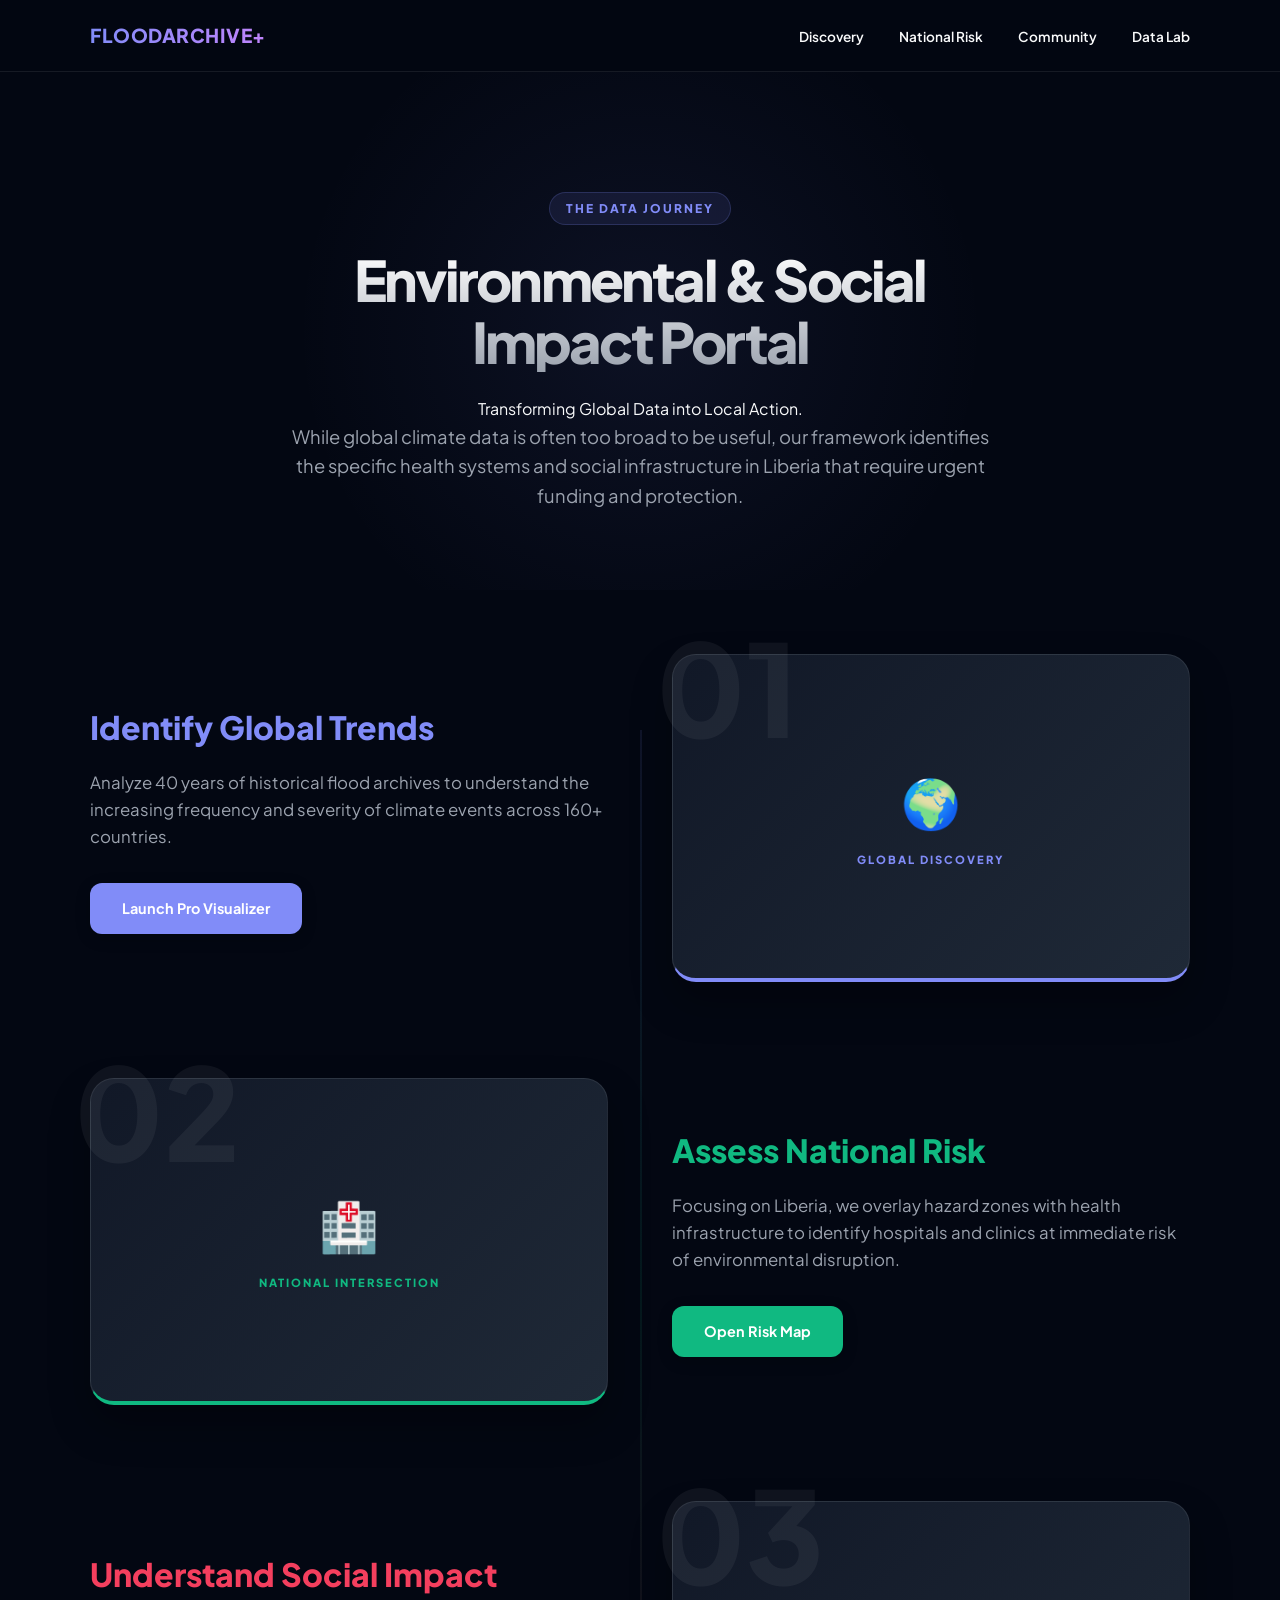
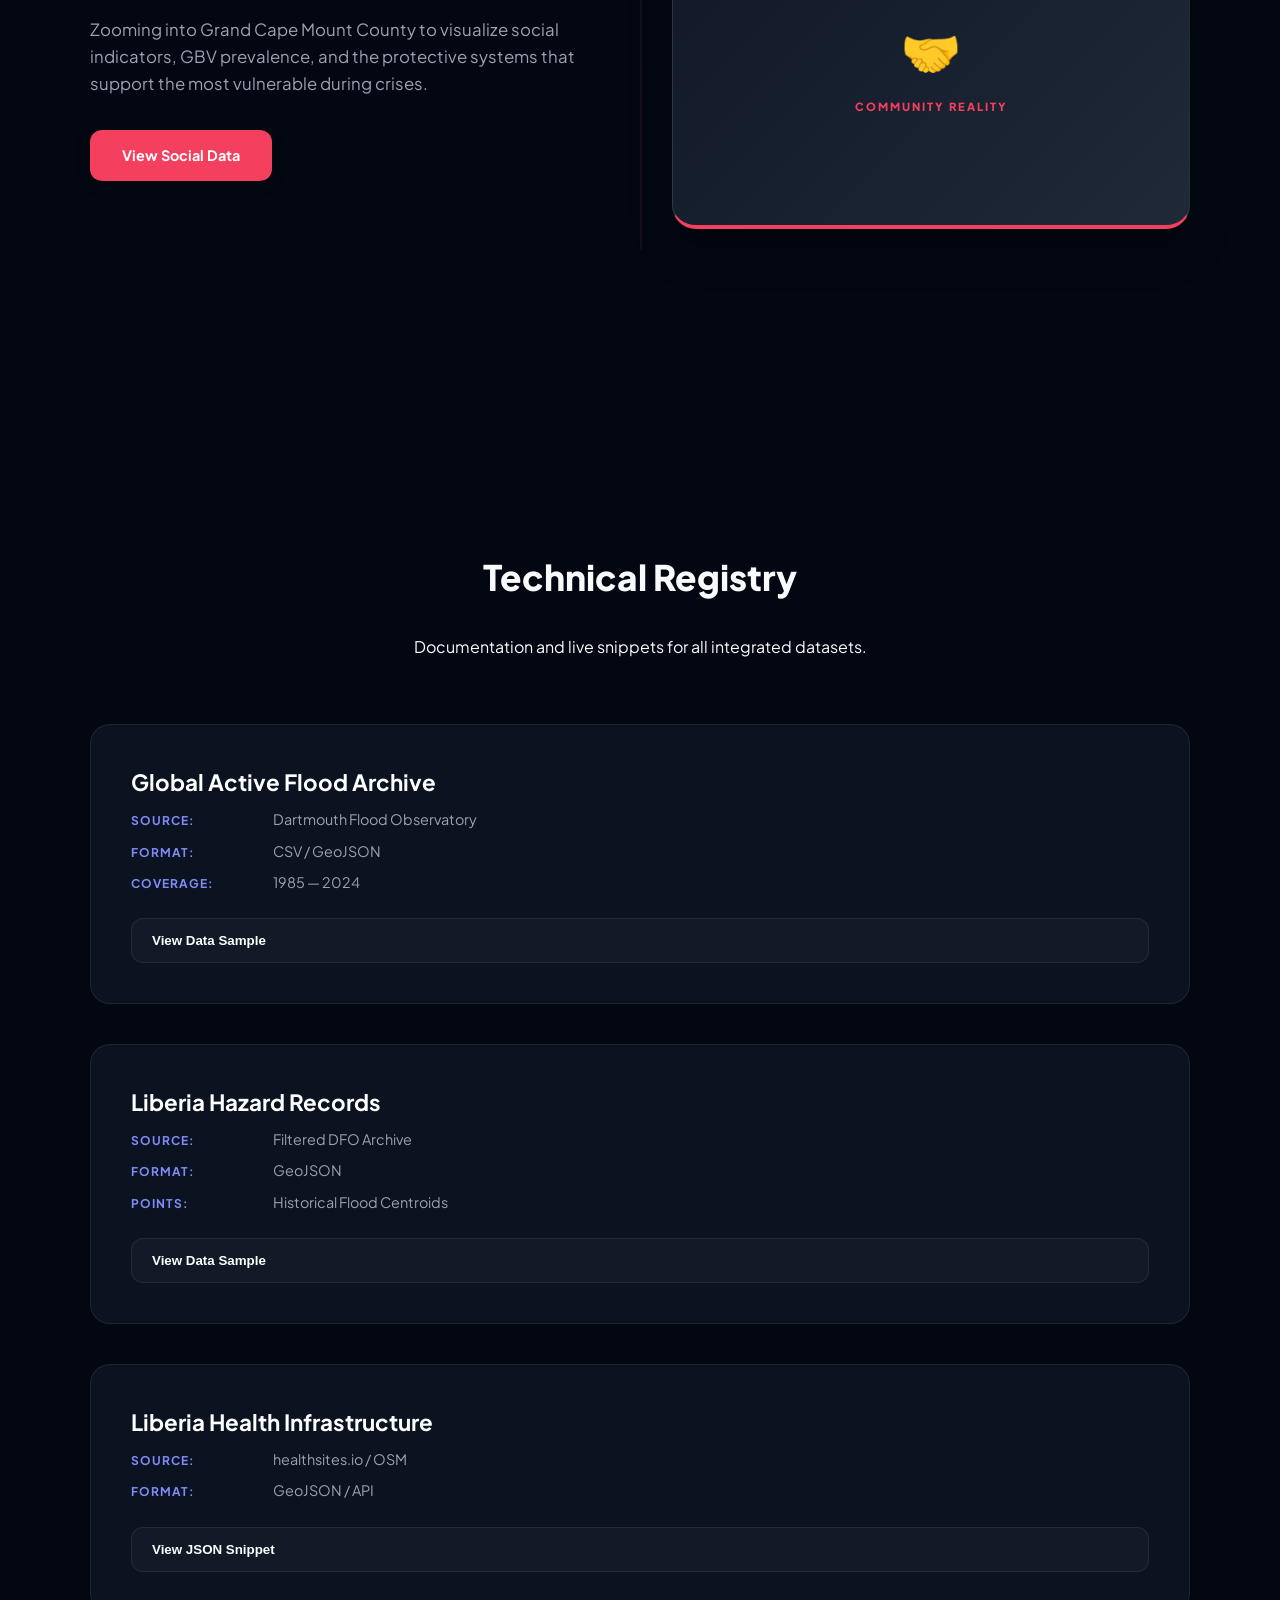
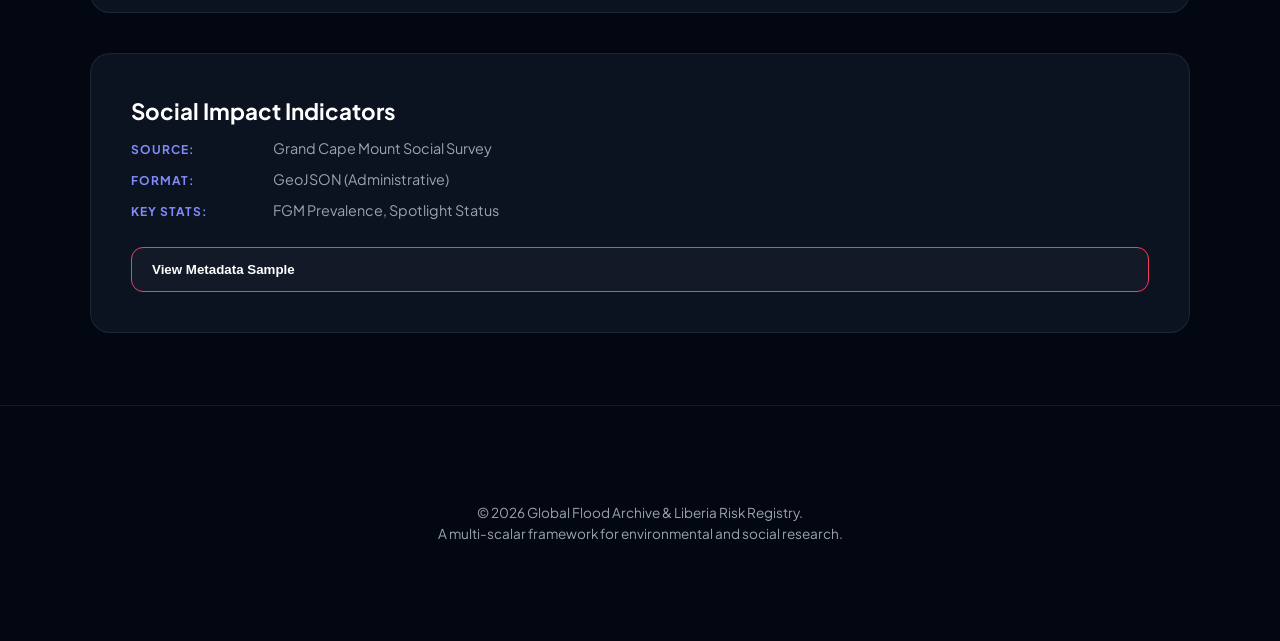
<file: index.html>
<!DOCTYPE html>
<html lang="en">
<head>
    <!-- Narrative Update: 2026-04-17 -->
    <meta charset="UTF-8">
    <meta name="viewport" content="width=device-width, initial-scale=1.0">
    <title>Global to Local | Environmental & Social Impact Portal</title>
    <link href="https://fonts.googleapis.com/css2?family=Plus+Jakarta+Sans:wght@400;500;600;700;800&display=swap" rel="stylesheet">
    <style>
        :root {
            --bg: #030712;
            --card: #111827;
            --border: rgba(255, 255, 255, 0.08);
            --accent-pro: #818cf8;
            --accent-health: #10b981;
            --accent-social: #f43f5e;
            --text-primary: #f9fafb;
            --text-secondary: #9ca3af;
        }
        body { font-family: 'Plus Jakarta Sans', sans-serif; margin: 0; background: var(--bg); color: var(--text-primary); line-height: 1.6; display: flex; flex-direction: column; min-height: 100vh; }
        
        nav { background: rgba(3, 7, 18, 0.8); backdrop-filter: blur(15px); padding: 1.25rem 0; position: sticky; top: 0; z-index: 1000; border-bottom: 1px solid var(--border); }
        nav .container { max-width: 1100px; margin: auto; display: flex; justify-content: space-between; align-items: center; padding: 0 2rem; }
        .logo { font-weight: 800; font-size: 1.2rem; letter-spacing: 0.5px; background: linear-gradient(to right, #818cf8, #c084fc); -webkit-background-clip: text; -webkit-text-fill-color: transparent; }
        nav a { color: var(--text-primary); text-decoration: none; margin-left: 2rem; font-weight: 600; font-size: 0.85rem; transition: color 0.3s; }
        nav a:hover { color: var(--accent-pro); }

        .hero { padding: 120px 2rem 80px; text-align: center; background: radial-gradient(circle at 50% 50%, rgba(129, 140, 248, 0.08) 0%, transparent 50%); }
        .hero .branding { background: rgba(129, 140, 248, 0.1); color: var(--accent-pro); padding: 6px 16px; border-radius: 99px; font-weight: 800; font-size: 0.75rem; text-transform: uppercase; letter-spacing: 2px; margin-bottom: 1.5rem; display: inline-block; border: 1px solid rgba(129, 140, 248, 0.2); }
        .hero h1 { font-size: 3.5rem; font-weight: 800; margin: 0 0 1.5rem; letter-spacing: -0.05em; line-height: 1.1; background: linear-gradient(to bottom, #fff, #9ca3af); -webkit-background-clip: text; -webkit-text-fill-color: transparent; }
        .hero p { max-width: 700px; margin: auto; font-size: 1.15rem; color: var(--text-secondary); }

        .container { max-width: 1100px; margin: auto; padding: 2rem; }
        
        /* Narrative Journey Layout */
        .journey-section { position: relative; padding: 4rem 0; }
        .journey-step { display: grid; grid-template-columns: 1fr 1fr; gap: 4rem; align-items: center; margin-bottom: 6rem; position: relative; }
        .journey-step:nth-child(even) { direction: rtl; }
        .journey-step:nth-child(even) .step-content { direction: ltr; }

        .step-visual { position: relative; }
        .step-number { font-size: 8rem; font-weight: 900; position: absolute; top: -2rem; left: -1rem; opacity: 0.05; color: #fff; line-height: 1; }
        .step-graphic { background: linear-gradient(135deg, var(--card), #1f2937); border-radius: 24px; aspect-ratio: 16/10; border: 1px solid var(--border); box-shadow: 0 20px 40px rgba(0,0,0,0.3); display: flex; align-items: center; justify-content: center; overflow: hidden; }
        
        /* Specific Graphic Icons */
        .step-graphic i { font-size: 4rem; filter: drop-shadow(0 0 15px rgba(255,255,255,0.2)); }
        .g-pro { border-bottom: 4px solid var(--accent-pro); }
        .g-health { border-bottom: 4px solid var(--accent-health); }
        .g-social { border-bottom: 4px solid var(--accent-social); }

        .step-content h2 { font-size: 2rem; font-weight: 800; margin: 0 0 1rem; }
        .step-content p { font-size: 1.05rem; color: var(--text-secondary); margin-bottom: 2rem; }
        
        .btn { display: inline-block; color: #fff; text-decoration: none; padding: 14px 32px; border-radius: 12px; font-weight: 700; font-size: 0.9rem; transition: all 0.3s; box-shadow: 0 4px 15px rgba(0,0,0,0.2); }
        .btn-pro { background: var(--accent-pro); }
        .btn-health { background: var(--accent-health); }
        .btn-social { background: var(--accent-social); }
        .btn:hover { transform: translateY(-2px); filter: brightness(1.1); }

        /* Connective line */
        .journey-line { position: absolute; left: 50%; top: 10%; bottom: 10%; width: 2px; background: linear-gradient(to bottom, var(--accent-pro), var(--accent-health), var(--accent-social)); opacity: 0.1; z-index: -1; display: none; }
        @media (min-width: 1024px) { .journey-line { display: block; } }
        @media (max-width: 900px) { .journey-step { grid-template-columns: 1fr; gap: 2rem; text-align: center; margin-bottom: 4rem; } .journey-step:nth-child(even) { direction: ltr; } }

        /* Metadata Section */
        .section-header { margin: 8rem 0 4rem; text-align: center; }
        .section-header h2 { font-size: 2.2rem; font-weight: 800; }
        
        .dataset-card { background: #0b1220; border-radius: 20px; border: 1px solid var(--border); padding: 2.5rem; margin-bottom: 2.5rem; }
        .dataset-meta { margin-bottom: 1.5rem; display: flex; flex-direction: column; gap: 8px; }
        .dataset-meta h3 { color: #fff; font-size: 1.4rem; margin: 0; }
        .dataset-meta div { font-size: 0.9rem; color: var(--text-secondary); }
        .dataset-meta b { color: var(--accent-pro); width: 140px; display: inline-block; text-transform: uppercase; font-size: 0.75rem; letter-spacing: 1px; }
        
        .acc-btn { width: 100%; text-align: left; background: rgba(255,255,255,0.03); border: 1px solid var(--border); color: #fff; padding: 14px 20px; border-radius: 12px; font-weight: 700; cursor: pointer; transition: 0.3s; }
        .acc-btn:hover { background: rgba(255,255,255,0.06); }
        .acc-panel { max-height: 0; overflow: hidden; transition: 0.4s ease; background: #010409; border-radius: 0 0 12px 12px; }
        
        .table-preview { width: 100%; border-collapse: collapse; font-family: monospace; font-size: 0.8rem; }
        .table-preview th { text-align: left; padding: 12px; color: var(--accent-pro); background: rgba(129,140,248,0.05); }
        .table-preview td { padding: 12px; border-bottom: 1px solid rgba(255,255,255,0.03); color: #c9d1d9; }
        pre { padding: 1.5rem; margin: 0; color: #c9d1d9; font-size: 0.8rem; overflow-x: auto; }

        footer { padding: 6rem 2rem; text-align: center; color: var(--text-secondary); font-size: 0.85rem; border-top: 1px solid var(--border); margin-top: auto; }
    </style>
</head>
<body>

    <nav>
        <div class="container">
            <div class="logo">FLOODARCHIVE+</div>
            <div class="nav-links">
                <a href="pro-visualizer.html">Discovery</a>
                <a href="liberia.html">National Risk</a>
                <a href="gbv_map.html">Community</a>
                <a href="uploader.html">Data Lab</a>
            </div>
        </div>
    </nav>

    <main class="site-main">
        <div class="hero">
            <span class="branding">The Data Journey</span>
            <h1>Environmental & Social<br>Impact Portal</h1>
            <span class="tagline">Transforming Global Data into Local Action.</span>
            <p>While global climate data is often too broad to be useful, our framework identifies the specific health systems and social infrastructure in Liberia that require urgent funding and protection.</p>
        </div>

        <div class="container journey-section">
            <div class="journey-line"></div>

            <!-- STEP 1 -->
            <div class="journey-step">
                <div class="step-visual">
                    <div class="step-number">01</div>
                    <div class="step-graphic g-pro">
                        <div style="text-align:center">
                            <div style="font-size:3rem; margin-bottom:10px">🌍</div>
                            <div style="font-size:0.7rem; font-weight:800; letter-spacing:2px; color:var(--accent-pro)">GLOBAL DISCOVERY</div>
                        </div>
                    </div>
                </div>
                <div class="step-content">
                    <h2 style="color:var(--accent-pro)">Identify Global Trends</h2>
                    <p>Analyze 40 years of historical flood archives to understand the increasing frequency and severity of climate events across 160+ countries.</p>
                    <a href="pro-visualizer.html" class="btn btn-pro">Launch Pro Visualizer</a>
                </div>
            </div>

            <!-- STEP 2 -->
            <div class="journey-step">
                <div class="step-visual">
                    <div class="step-number">02</div>
                    <div class="step-graphic g-health">
                        <div style="text-align:center">
                            <div style="font-size:3rem; margin-bottom:10px">🏥</div>
                            <div style="font-size:0.7rem; font-weight:800; letter-spacing:2px; color:var(--accent-health)">NATIONAL INTERSECTION</div>
                        </div>
                    </div>
                </div>
                <div class="step-content">
                    <h2 style="color:var(--accent-health)">Assess National Risk</h2>
                    <p>Focusing on Liberia, we overlay hazard zones with health infrastructure to identify hospitals and clinics at immediate risk of environmental disruption.</p>
                    <a href="liberia.html" class="btn btn-health">Open Risk Map</a>
                </div>
            </div>

            <!-- STEP 3 -->
            <div class="journey-step">
                <div class="step-visual">
                    <div class="step-number">03</div>
                    <div class="step-graphic g-social">
                        <div style="text-align:center">
                            <div style="font-size:3rem; margin-bottom:10px">🤝</div>
                            <div style="font-size:0.7rem; font-weight:800; letter-spacing:2px; color:var(--accent-social)">COMMUNITY REALITY</div>
                        </div>
                    </div>
                </div>
                <div class="step-content">
                    <h2 style="color:var(--accent-social)">Understand Social Impact</h2>
                    <p>Zooming into Grand Cape Mount County to visualize social indicators, GBV prevalence, and the protective systems that support the most vulnerable during crises.</p>
                    <a href="gbv_map.html" class="btn btn-social">View Social Data</a>
                </div>
            </div>
        </div>

        <div class="container">
            <div class="section-header">
                <h2>Technical Registry</h2>
                <p>Documentation and live snippets for all integrated datasets.</p>
            </div>

            <!-- Global Archive -->
            <div class="dataset-card">
                <div class="dataset-meta">
                    <h3>Global Active Flood Archive</h3>
                    <div><b>Source:</b> Dartmouth Flood Observatory</div>
                    <div><b>Format:</b> CSV / GeoJSON</div>
                    <div><b>Coverage:</b> 1985 — 2024</div>
                </div>
                <button class="acc-btn">View Data Sample</button>
                <div class="acc-panel">
                    <table class="table-preview">
                        <thead><tr><th>ID</th><th>Country</th><th>Year</th><th>Dead</th><th>MainCause</th></tr></thead>
                        <tbody>
                            <tr><td>1</td><td>ALGERIA</td><td>1985</td><td>26</td><td>Heavy Rain</td></tr>
                            <tr><td>2</td><td>BRAZIL</td><td>1985</td><td>229</td><td>Heavy Rain</td></tr>
                            <tr><td>3</td><td>PHILIPPINES</td><td>1985</td><td>43</td><td>Heavy Rain</td></tr>
                            <tr><td>4</td><td>INDONESIA</td><td>1985</td><td>21</td><td>Heavy Rain</td></tr>
                            <tr><td>5</td><td>MOZAMBIQUE</td><td>1985</td><td>19</td><td>Heavy Rain</td></tr>
                        </tbody>
                    </table>
                </div>
            </div>

            <!-- Liberia Flood -->
            <div class="dataset-card">
                <div class="dataset-meta">
                    <h3>Liberia Hazard Records</h3>
                    <div><b>Source:</b> Filtered DFO Archive</div>
                    <div><b>Format:</b> GeoJSON</div>
                    <div><b>Points:</b> Historical Flood Centroids</div>
                </div>
                <button class="acc-btn">View Data Sample</button>
                <div class="acc-panel">
                    <table class="table-preview">
                        <thead><tr><th>ID</th><th>Began</th><th>Dead</th><th>Displaced</th><th>MainCause</th></tr></thead>
                        <tbody>
                            <tr><td>1089</td><td>7/15/96</td><td>0</td><td>0</td><td>Brief torrential rain</td></tr>
                            <tr><td>1449</td><td>9/17/98</td><td>8</td><td>5000</td><td>Heavy rain</td></tr>
                            <tr><td>3177</td><td>8/26/07</td><td>0</td><td>17000</td><td>Heavy rain</td></tr>
                            <tr><td>3334</td><td>7/11/08</td><td>0</td><td>0</td><td>Heavy Rain</td></tr>
                            <tr><td>3669</td><td>6/25/10</td><td>12</td><td>0</td><td>Torrential Rain</td></tr>
                        </tbody>
                    </table>
                </div>
            </div>

            <!-- Health Sites -->
            <div class="dataset-card">
                <div class="dataset-meta">
                    <h3>Liberia Health Infrastructure</h3>
                    <div><b>Source:</b> healthsites.io / OSM</div>
                    <div><b>Format:</b> GeoJSON / API</div>
                </div>
                <button class="acc-btn">View JSON Snippet</button>
                <div class="acc-panel">
                    <pre>{
  "type": "FeatureCollection",
  "features": [
    {"type":"Feature","properties":{"name":"Zolowo Clinic","amenity":"clinic"}},
    {"type":"Feature","properties":{"name":"International Poly Clinic","amenity":"clinic"}},
    {"type":"Feature","properties":{"name":"Zekepa Clinic","amenity":"hospital"}},
    {"type":"Feature","properties":{"name":"Fassavolu Clinic","amenity":"clinic"}},
    {"type":"Feature","properties":{"name":"Worhn Clinic","amenity":"clinic"}}
  ]
}</pre>
                </div>
            </div>

            <!-- Social Indicators -->
            <div class="dataset-card">
                <div class="dataset-meta">
                    <h3>Social Impact Indicators</h3>
                    <div><b>Source:</b> Grand Cape Mount Social Survey</div>
                    <div><b>Format:</b> GeoJSON (Administrative)</div>
                    <div><b>Key Stats:</b> FGM Prevalence, Spotlight Status</div>
                </div>
                <button class="acc-btn" style="border-color:var(--accent-social)">View Metadata Sample</button>
                <div class="acc-panel">
                    <pre>{
  "shapeName": "Grand Cape Mount",
  "fgm_prevalence": "71%",
  "spotlight_county": "Yes",
  "women_legislators": "3/4",
  "one_stop_centers": ["Robertsport (St. Timothy Hospital)"],
  "safe_homes": ["Robertsport Safe Home"]
}</pre>
                </div>
            </div>
        </div>
    </main>

    <footer>
        © 2026 Global Flood Archive & Liberia Risk Registry.<br>
        A multi-scalar framework for environmental and social research.
    </footer>

    <script>
        document.querySelectorAll('.acc-btn').forEach(btn => {
            btn.addEventListener('click', () => {
                const panel = btn.nextElementSibling;
                const isOpen = panel.style.maxHeight;
                
                // Close others
                document.querySelectorAll('.acc-panel').forEach(p => p.style.maxHeight = null);
                
                if (!isOpen) {
                    panel.style.maxHeight = panel.scrollHeight + "px";
                }
            });
        });
    </script>
</body>
</html>
</file>
